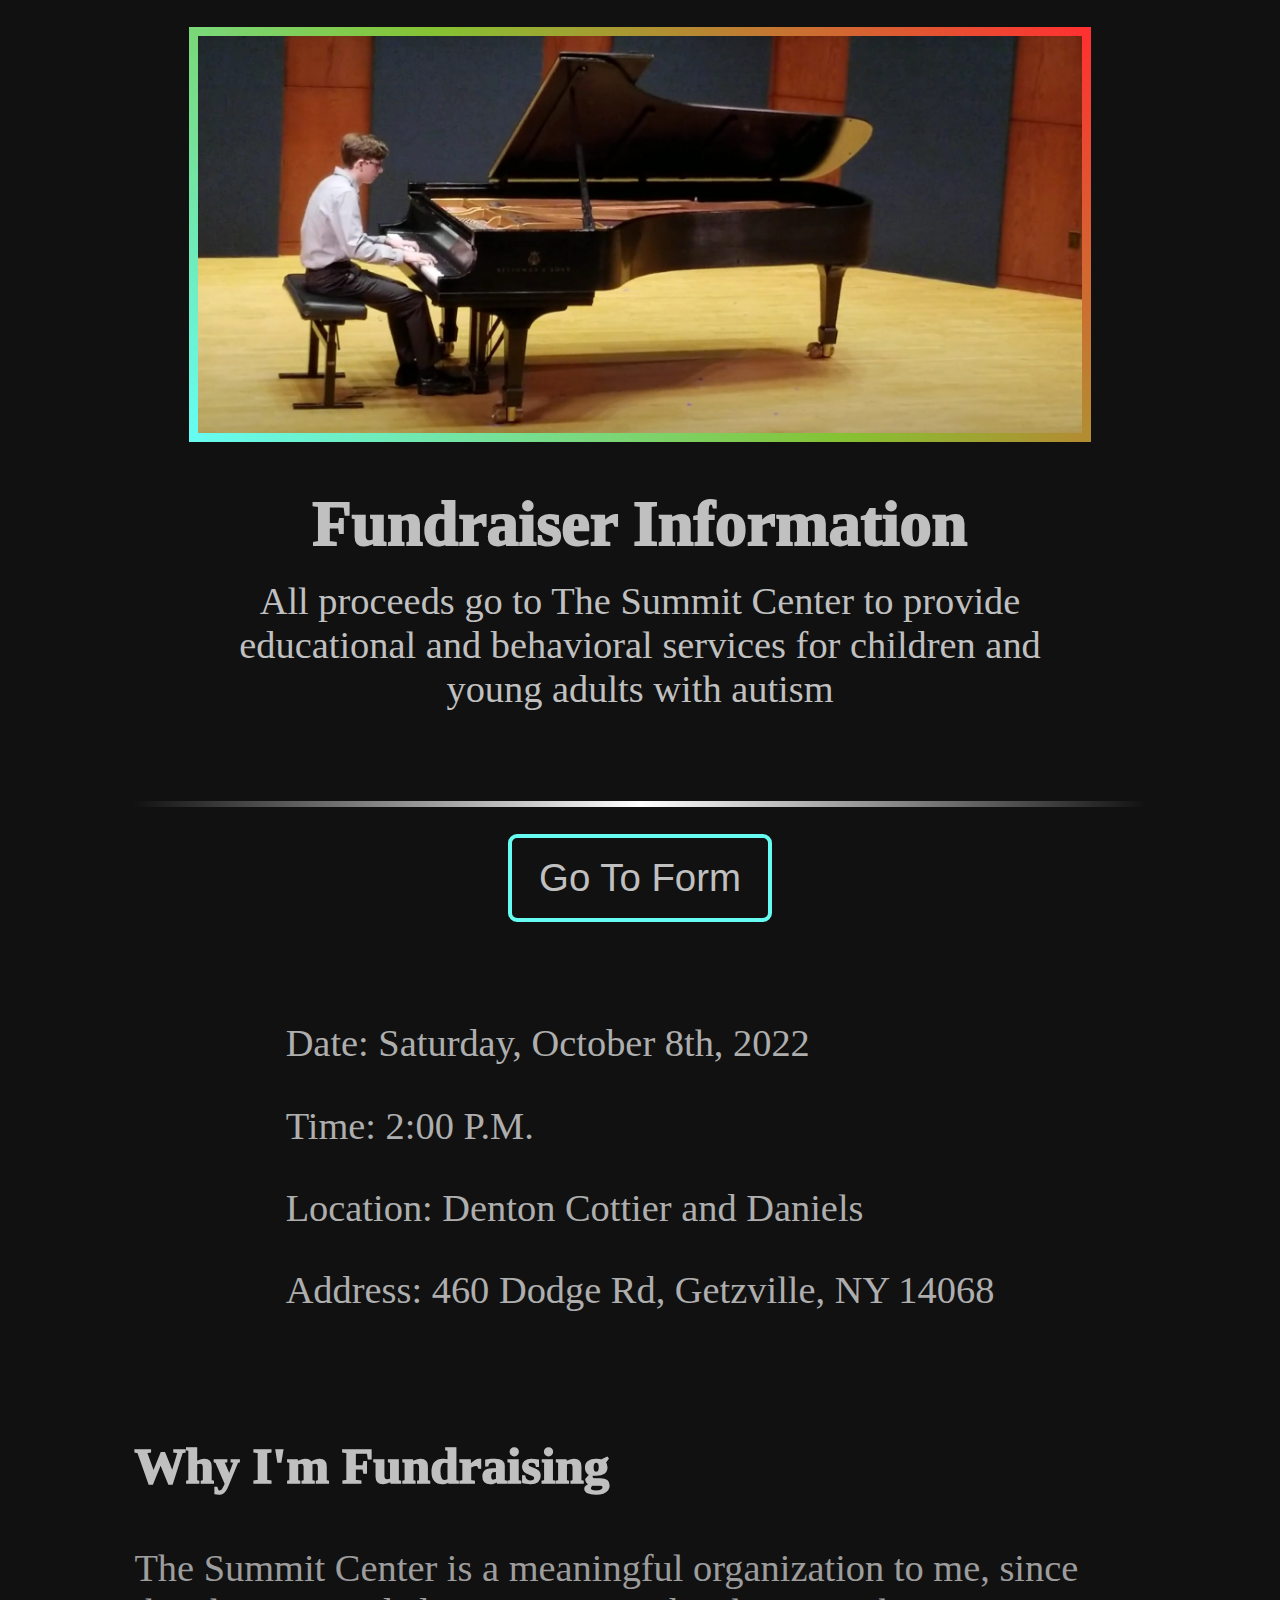
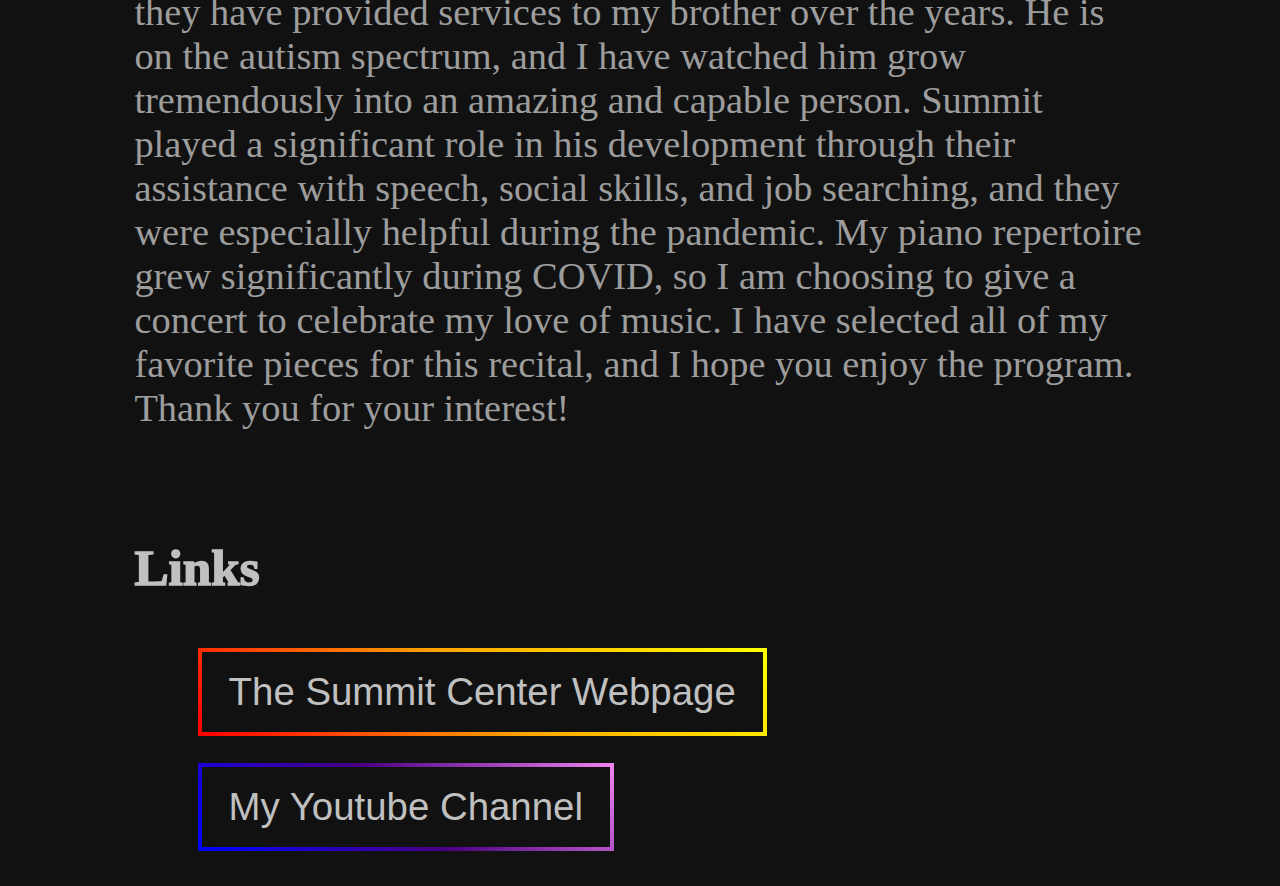
<file: index.html>
<!DOCTYPE html>
<html lang="en">
<head>
    <meta charset="UTF-8">
    <meta http-equiv="X-UA-Compatible" content="IE=edge">
    <meta name="viewport" content="width=device-width, initial-scale=1.0">
    <title>About</title>
    <link rel="stylesheet" href="styles.css">
</head>
<body>
    <div class="about_info">
        <img class="playing_image" src="https://willdeinzer.github.io/fundraiser/images/PianoPlay.jpg">
        <h1 class="heading">Fundraiser Information</h1>
        <h2 class="benefit">All proceeds go to The Summit Center to provide educational and behavioral services for children and young adults with autism</h2>
        <div class="return">
            <button class="goBack" onclick="location.href='https://willdeinzer.github.io/fundraiser/donatePage/index.html';">Go To Form</button>
        </div>
        <ul class="info">
            <p class="date">Date: Saturday, October 8th, 2022</p>
            <p class="time">Time: 2:00 P.M.</p>
            <p class="location">Location: Denton Cottier and Daniels</p>
            <p class="address">Address: 460 Dodge Rd, Getzville, NY 14068</p>
        </ul>
        <div class="reason_container">
            <p class="reason_heading">Why I'm Fundraising</p>
            <p class="reason">The Summit Center is a meaningful organization to me, since they have provided 
            services to my brother over the years. He is on the autism spectrum, and I have watched him grow tremendously
            into an amazing and capable person. Summit played a significant role in his development through 
            their assistance with speech, social skills, and job searching, 
            and they were especially helpful during the pandemic. My piano repertoire grew
            significantly during COVID, so I am choosing to give a concert to celebrate my love of 
            music. I have selected all of my favorite pieces for this recital, and I hope you enjoy the program.
            Thank you for your interest!
            </p>
        </div>

        <div class="links">
            <p class="link_heading">Links</p>
            <button class="summitWeb" onclick="location.href='https://www.thesummitcenter.org/';">The Summit Center Webpage</a>
            <button class="yt" onclick="location.href='https://www.youtube.com/channel/UC75aTAPidtFR_QkBlZOJWrw';">My Youtube Channel</a>
        </div>
    </div>

</body>
</html>
</file>
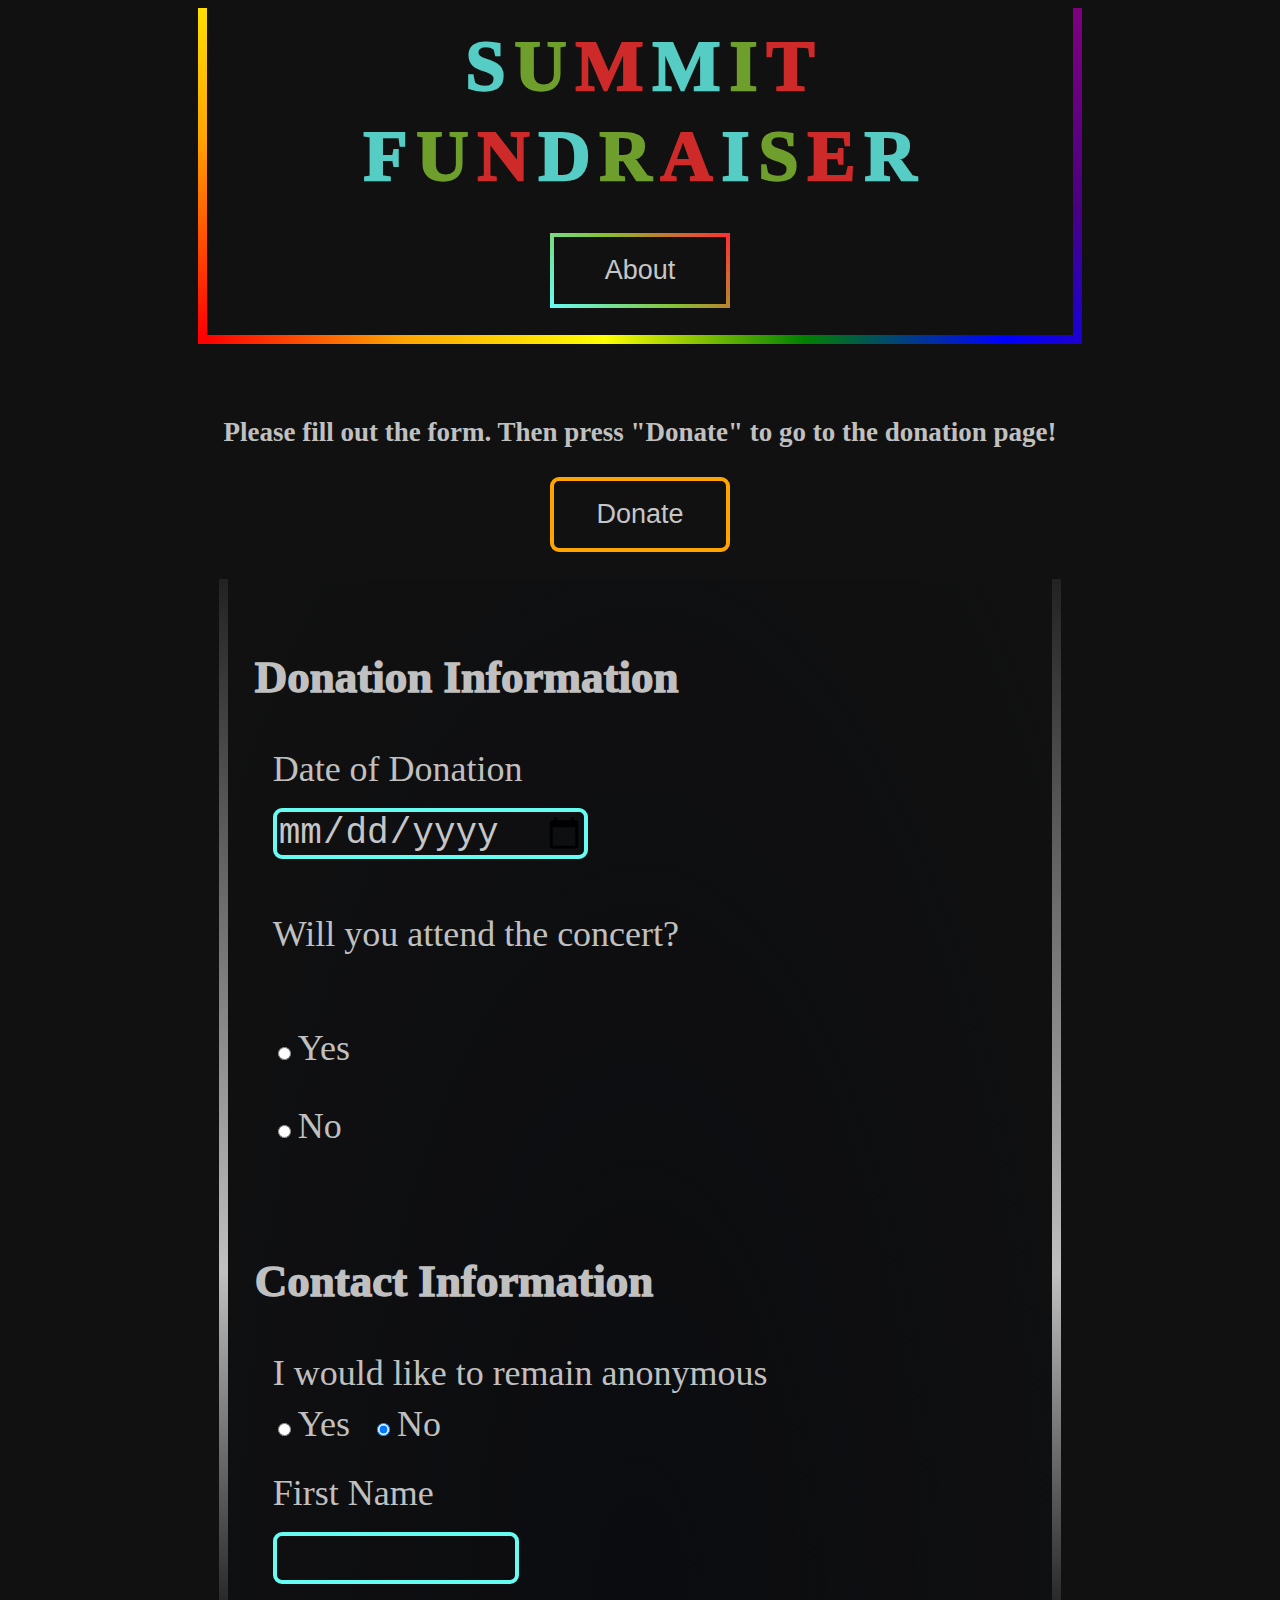
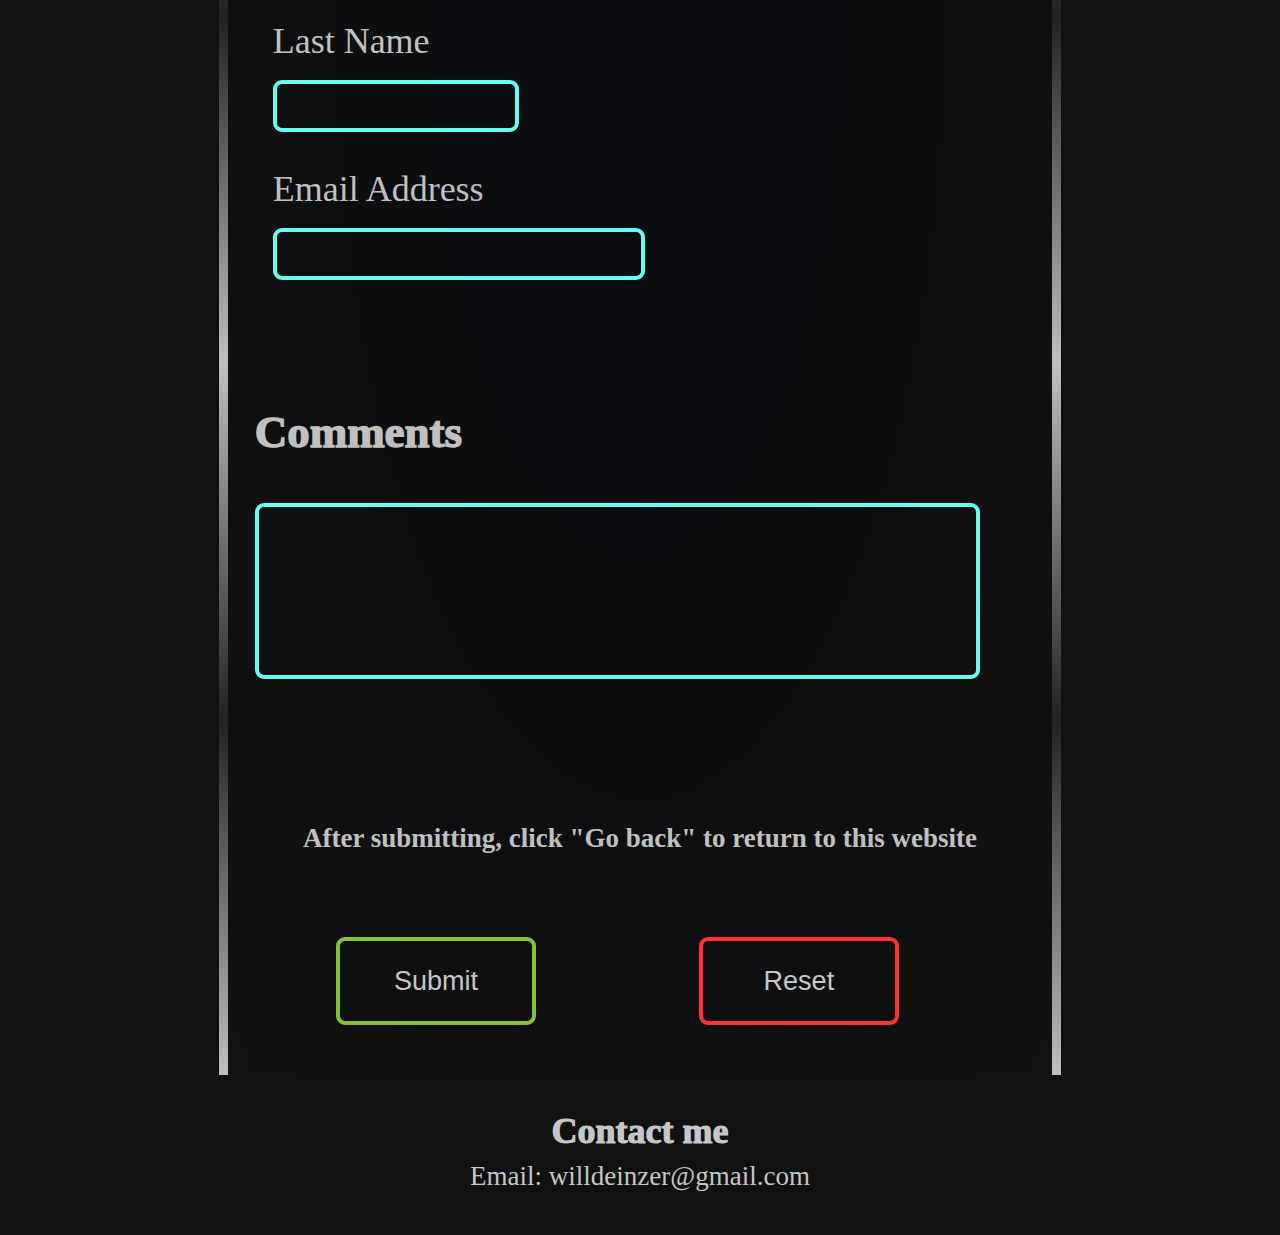
<file: donatePage/index.html>
<!DOCTYPE html>
<html lang="en">
<head>
    <meta charset="UTF-8">
    <meta http-equiv="X-UA-Compatible" content="IE=edge">
    <meta name="viewport" content="width=device-width, initial-scale=1.0">
    <title>Fundraiser</title>
    <link rel="stylesheet" href="styles.css">
</head>
<body>
    <div class="header">
        <div class="title_container">
            <h1 class="S">S</h1>
            <h1 class="U">U</h1>
            <h1 class="M1">M</h1>
            <h1 class="M2">M</h1>
            <h1 class="I">I</h1>
            <h1 class="T">T</h1>
        </div>
        <div class="title_container2">
            <h1 class="F">F</h1>
            <h1 class="U2">U</h1>
            <h1 class="N">N</h1>
            <h1 class="D">D</h1>
            <h1 class="R">R</h1>
            <h1 class="A">A</h1>
            <h1 class="I2">I</h1>
            <h1 class="S2">S</h1>
            <h1 class="E">E</h1>
            <h1 class="R2">R</h1>
        </div>
        <button class="about" onclick="location.href='https://willdeinzer.github.io/fundraiser/index.html';">About</button>
    </div>
    <div class="donate_header">
        <p class="instruction">Please fill out the form. Then press "Donate" to go to the donation page!</p>
        <button class="thank" onclick="location.href='https://willdeinzer.github.io/fundraiser/submissionPage/index.html';">Donate</button>
    </div>
    <form action="https://formspree.io/f/mbjbleyn" method="post">
        <div class="contactInfo">
            <p class="contactHeading">Contact Information</p>
            <div class="anonymous">
                <p class=anonymousText>I would like to remain anonymous</p>
                <div class="yesAnonGroup">
                    <input type="radio" id="yesAnon" class="yes_anon" name="anonymous_donation" value="Yes" required>
                    <label class="yesAnonLabel" for="yesAnon">Yes</label>
                </div>
                <div class="noAnonGroup">
                    <input type="radio" id="noAnon" class="no_anon" name="anonymous_donation" value="No" checked required>
                    <label class="noAnonLabel" for="noAnon">No</label>
                </div>
            </div>
            <div class="contactCon">
                <div class="firstNameGroup">
                    <label class="firstLabel" for="firstName">First Name</label>
                    <input type="text" name="first_name" class="inputField" id="firstName" required>
                </div>
                <div class="lastNameGroup">
                    <label class="lastLabel" for="lastName">Last Name</label>
                    <input type="text" name="last_name" class="inputField" id="lastName" required>
                </div>
                <div class="emailGroup">
                    <label class="emailLabel" for="emailA">Email Address</label>
                    <input type="email" name="email_address" class="inputField" id="emailA" required>
                </div>
            </div>
        </div>
        <div class="donationInfo">
            <p class="donationHeading">Donation Information</p>
            <div class="donationCon">
                <div class="dateGroup">
                    <label class="donationLabel" for="donationDate">Date of Donation</label>
                    <input type="date" id="donationDate" placeholder="00/00/0000" pattern="([0-9]{2}/[0-9]{2}/[0-9]{4})" required>
                </div>
                <div class="attendanceGroup">
                    <p class="attendance">Will you attend the concert?</p>
                    <div class="yesGroup">
                        <input type="radio" id="yes" name="attend" value="Yes" required>
                        <label class="yesLabel" for="yes">Yes</label>
                    </div>
                    <div class="noGroup">
                        <input type="radio" id="no" name="attend" value="No" required>
                        <label class="noLabel" for="no">No</label>
                    </div>
                </div>
            </div>
        </div>
        <div class="otherInfo">
            <p class="commentHeading">Comments</p>
            <div class="commentCon">
                <textarea class="comments" name="comments" rows="4" cols="60"></textarea>
            </div>
        </div>
        <div class="submit_instruction">
            <p class="submit_text">After submitting, click "Go back" to return to this website</p>
        </div>
        <div class="submission">
            <div class="button_link">
                <button class="submitB" type="submit">Submit</button>
            </div>
            <div class="reset_container">
                <button class="resetB"type="reset">Reset</button>
            </div>
        </div>
    </form>

    <div class="left-side-bar">

    </div>

    <div class="right-side-bar">

    </div>

    <div class="footer">
        <p class="contact">Contact me</p>
        <p class="myEmail">Email: willdeinzer@gmail.com</p>
    </div>
    <script src="script.js"></script>
</body>
</html>
</file>
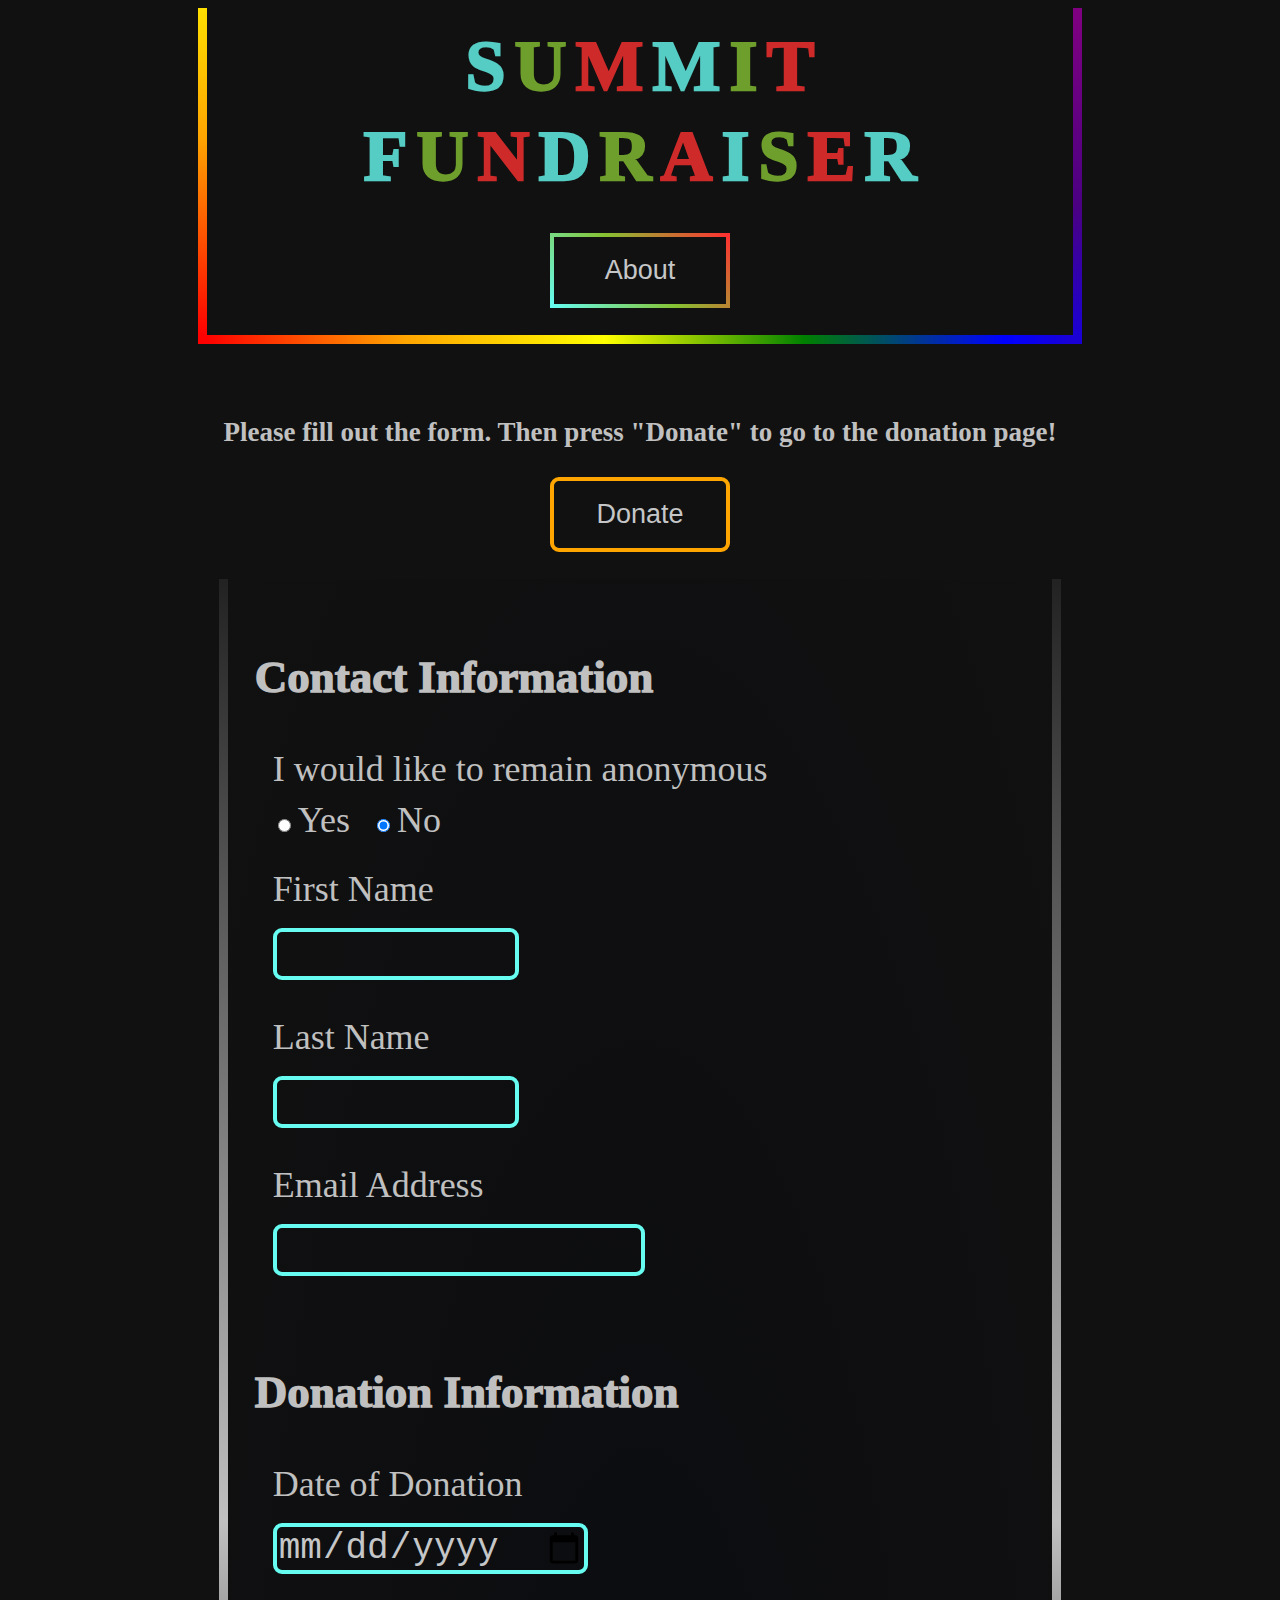
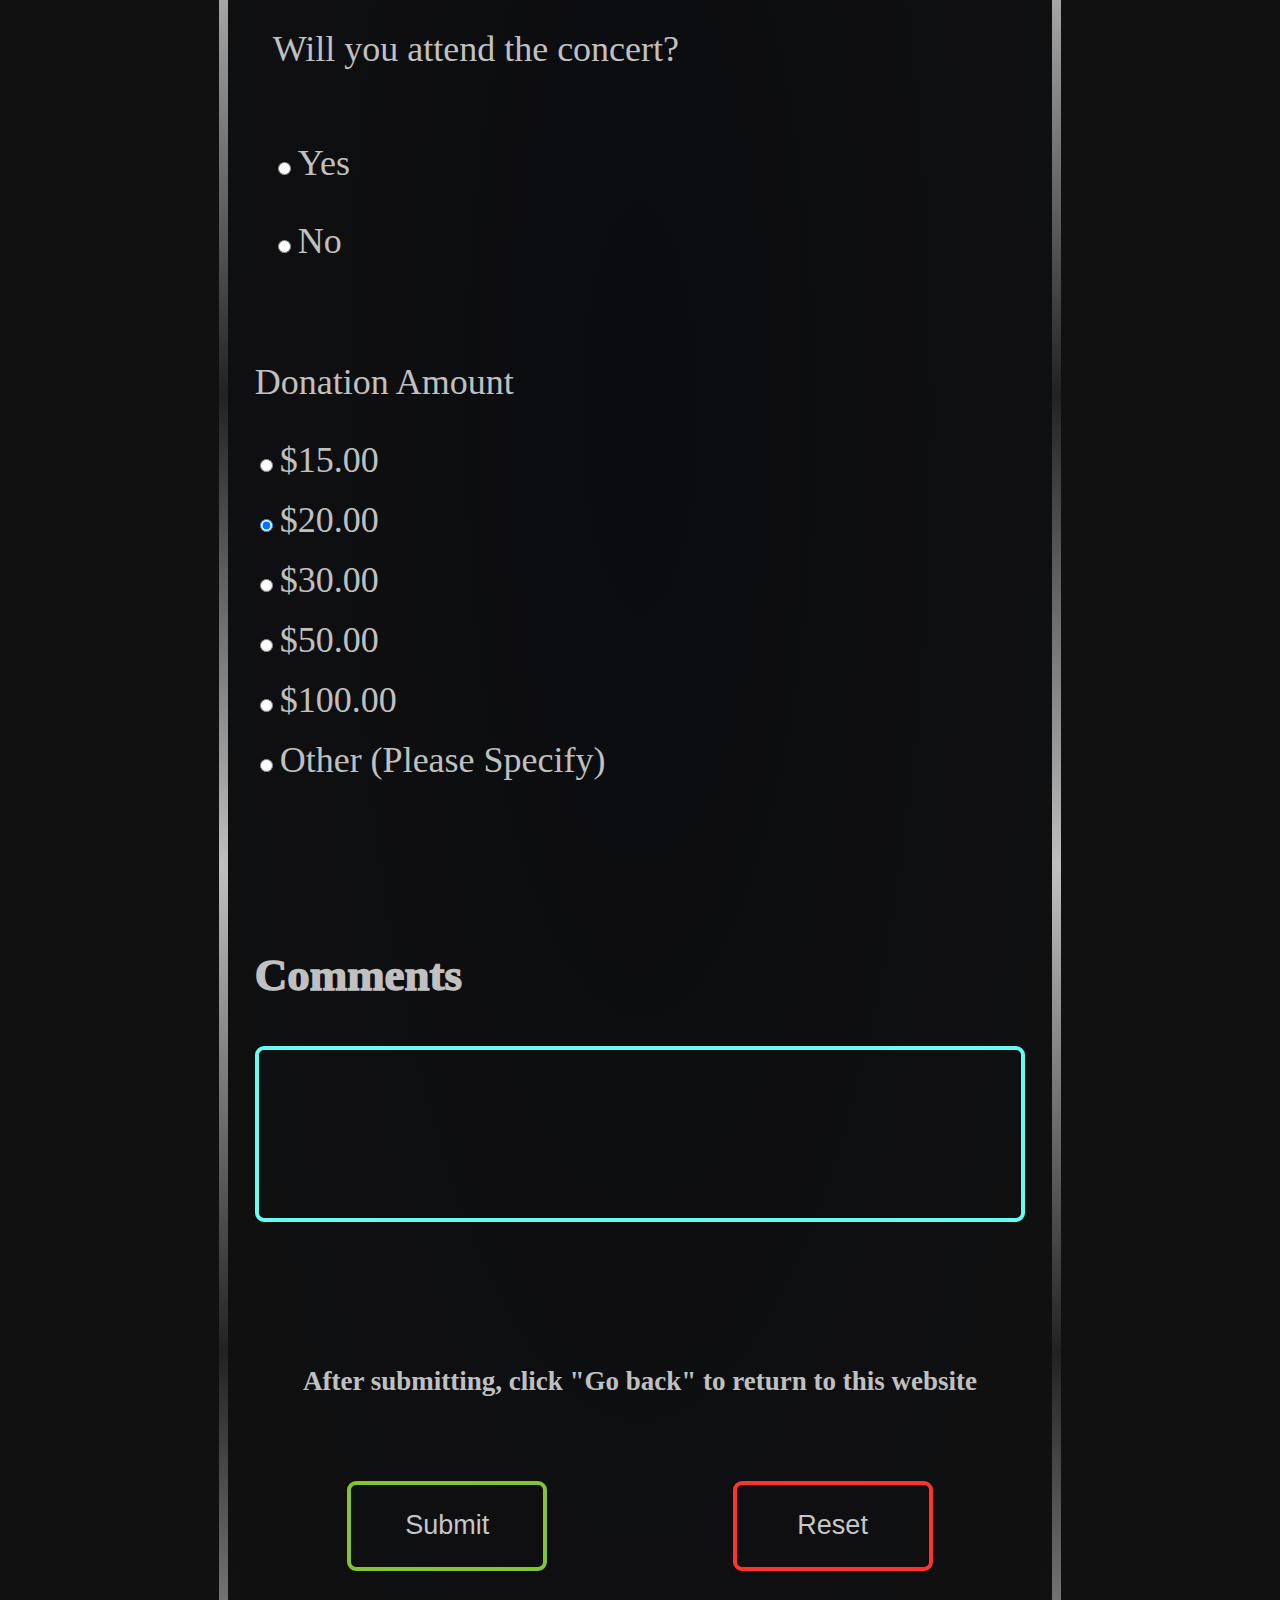
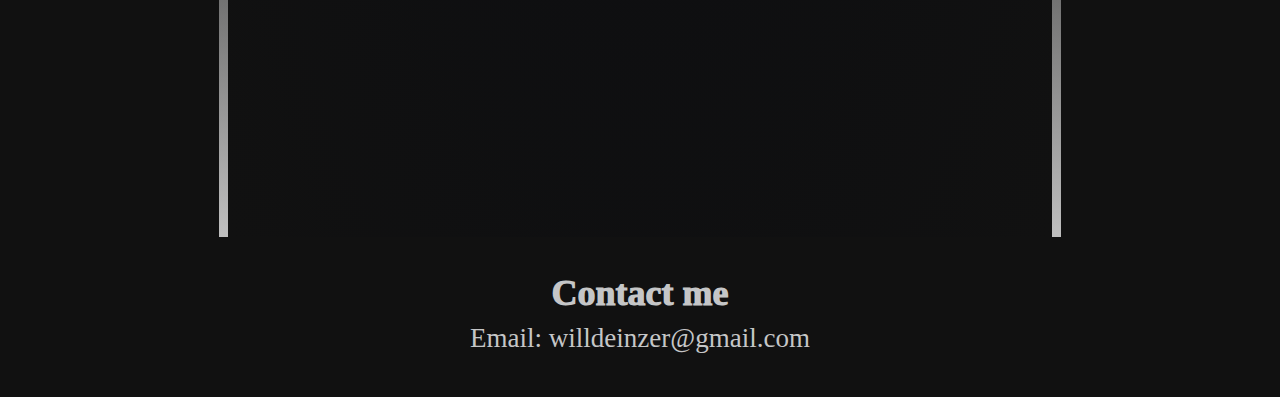
<file: mainPage/index.html>
<!DOCTYPE html>
<html lang="en">
<head>
    <meta charset="UTF-8">
    <meta http-equiv="X-UA-Compatible" content="IE=edge">
    <meta name="viewport" content="width=device-width, initial-scale=1.0">
    <title>Fundraiser</title>
    <link rel="stylesheet" href="styles.css">
</head>
<body>
    <div class="header">
        <div class="title_container">
            <h1 class="S">S</h1>
            <h1 class="U">U</h1>
            <h1 class="M1">M</h1>
            <h1 class="M2">M</h1>
            <h1 class="I">I</h1>
            <h1 class="T">T</h1>
        </div>
        <div class="title_container2">
            <h1 class="F">F</h1>
            <h1 class="U2">U</h1>
            <h1 class="N">N</h1>
            <h1 class="D">D</h1>
            <h1 class="R">R</h1>
            <h1 class="A">A</h1>
            <h1 class="I2">I</h1>
            <h1 class="S2">S</h1>
            <h1 class="E">E</h1>
            <h1 class="R2">R</h1>
        </div>
        <button class="about" onclick="location.href='../aboutPage/index.html';">About</button>
    </div>
    <div class="donate_header">
        <p class="instruction">Please fill out the form. Then press "Donate" to go to the donation page!</p>
        <button class="thank" onclick="location.href='../submissionPage/index.html';">Donate</button>
    </div>
    <form action="https://formspree.io/f/mbjbleyn" method="post">
        <div class="contactInfo">
            <p class="contactHeading">Contact Information</p>
            <div class="anonymous">
                <p class=anonymousText>I would like to remain anonymous</p>
                <div class="yesAnonGroup">
                    <input type="radio" id="yesAnon" class="yes_anon" name="anonymous_donation" value="Yes" required>
                    <label class="yesAnonLabel" for="yesAnon">Yes</label>
                </div>
                <div class="noAnonGroup">
                    <input type="radio" id="noAnon" class="no_anon" name="anonymous_donation" value="No" checked required>
                    <label class="noAnonLabel" for="noAnon">No</label>
                </div>
            </div>
            <div class="contactCon">
                <div class="firstNameGroup">
                    <label class="firstLabel" for="firstName">First Name</label>
                    <input type="text" name="first_name" class="inputField" id="firstName" required>
                </div>
                <div class="lastNameGroup">
                    <label class="lastLabel" for="lastName">Last Name</label>
                    <input type="text" name="last_name" class="inputField" id="lastName" required>
                </div>
                <div class="emailGroup">
                    <label class="emailLabel" for="emailA">Email Address</label>
                    <input type="email" name="email_address" class="inputField" id="emailA" required>
                </div>
            </div>
        </div>
        <div class="donationInfo">
            <p class="donationHeading">Donation Information</p>
            <div class="donationCon">
                <div class="dateGroup">
                    <label class="donationLabel" for="donationDate">Date of Donation</label>
                    <input type="date" id="donationDate" pattern="([0-9]{2}/[0-9]{2}/[0-9]{4})" required>
                </div>
                <div class="attendanceGroup">
                    <p class="attendance">Will you attend the concert?</p>
                    <div class="yesGroup">
                        <input type="radio" id="yes" name="attend" value="Yes" required>
                        <label class="yesLabel" for="yes">Yes</label>
                    </div>
                    <div class="noGroup">
                        <input type="radio" id="no" name="attend" value="No" required>
                        <label class="noLabel" for="no">No</label>
                    </div>
                </div>
            </div>
        </div>
        <div class="donationRow">
            <p class="amountHeading">Donation Amount</p>
            <div class="options">
                <div class="fifteenGroup">
                    <input type="radio" id="15" class="non_other" name="donation_amount" value="15" required>
                    <label class="fifteenLabel" for="15">$15.00</label>
                </div>
                <div class="twentyGroup">
                    <input type="radio" id="20" class="non_other" name="donation_amount" value="20" checked required>
                    <label class="twentyLabel" for="20">$20.00</label>
                </div>
                <div class="thirtyGroup">
                    <input type="radio" id="30" class="non_other" name="donation_amount" value="30" required>
                    <label class="thirtyLabel" for="30">$30.00</label>
                </div>
                <div class="fiftyGroup">
                    <input type="radio" id="50" class="non_other" name="donation_amount" value="50" required>
                    <label class="fiftyLabel" for="50">$50.00</label>
                </div>
                <div class="hundredGroup">
                    <input type="radio" id="100" class="non_other" name="donation_amount" value="100" required>
                    <label class="hundredLabel" for="100">$100.00</label>
                </div>
                <div class="otherGroup">
                    <input type="radio" id="other" name="donation_amount" value="other" required>
                    <label class="otherLabel" for="other">Other (Please Specify)</label>
                </div>
            </div>
        </div>
        <div class="otherInfo">
            <p class="commentHeading">Comments</p>
            <div class="commentCon">
                <textarea class="comments" name="comments" rows="4" cols="60"></textarea>
            </div>
        </div>
        <div class="submit_instruction">
            <p class="submit_text">After submitting, click "Go back" to return to this website</p>
        </div>
        <div class="submission">
            <div class="button_link">
                <button class="submitB" type="submit">Submit</button>
            </div>
            <div class="reset_container">
                <button class="resetB"type="reset">Reset</button>
            </div>
        </div>
    </form>

    <div class="left-side-bar">

    </div>

    <div class="right-side-bar">

    </div>

    <div class="footer">
        <p class="contact">Contact me</p>
        <p class="myEmail">Email: willdeinzer@gmail.com</p>
    </div>
    <script src="script.js"></script>
</body>
</html>
</file>
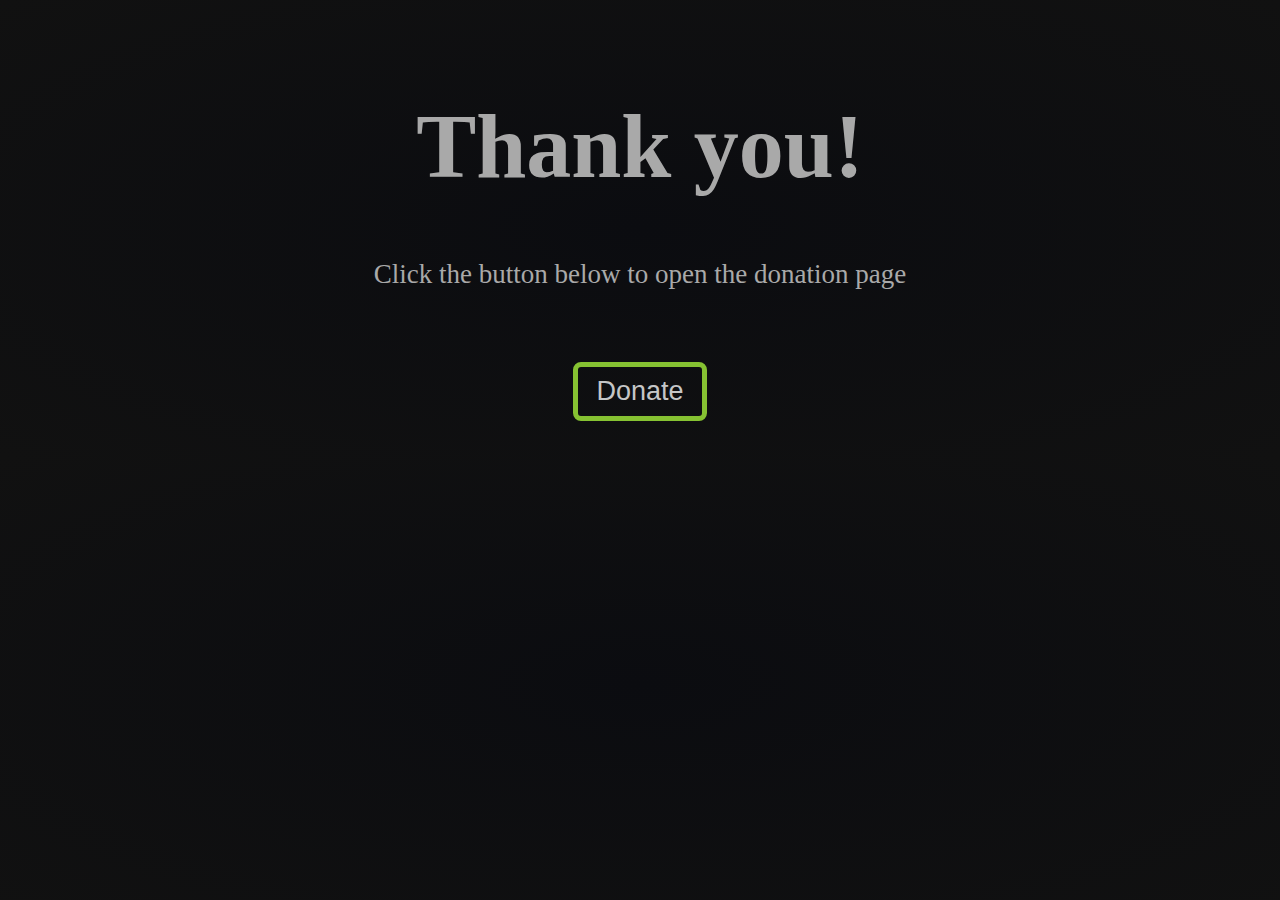
<file: submissionPage/index.html>
<!DOCTYPE html>
<html lang="en">
<head>
    <meta charset="UTF-8">
    <meta http-equiv="X-UA-Compatible" content="IE=edge">
    <meta name="viewport" content="width=device-width, initial-scale=1.0">
    <title>Donation</title>
    <link rel="stylesheet" href="styles.css">
</head>
<body>
    <h1 class="mainText">Thank you!</h1>
    <div class="subText">
        <p class="explanationText">Click the button below to open the donation page</p>
        <form action="https://www.gofundme.com/f/the-summit-center-fundraiser">
            <button type="submit" class="donateButton">Donate</button>
        </form>
    </div>
</body>
</html>
</file>
<file: styles.css>
body {
    background-color: #111111;
}

.about_info {
    margin-top: 3vmin;
    display: flex;
    flex-direction: column;
    align-items: center;
    justify-content: center;
    gap: 2vmin;
}

.playing_image {
    width: 70%;
    height: auto;
    border: solid 1vmin;
    border-image: linear-gradient(45deg, #66FCF1, #86C232, #FF3131) 1;
}

.heading {
    color: #C0C0C0;
    font-weight: 1000;
    font-size: 5vw;
    margin: 0;
    margin-top: 3vmin;
}

.benefit {
    color: #C0C0C0;
    font-weight: 500;
    font-size: 3vw;
    margin: 0;
    margin-left: 15%;
    margin-right: 15%;
    text-align: center;
}

ul {
    padding: 0;
}

.date, .time, .location, .address {
    color: #C0C0C0;
    opacity: 0.9;
    font-size: 3vw;
    font-weight: 500;
    list-style-type: circle;
    list-style: #C0C0C0;
}

.reason_container {
    margin-left: 10%;
    margin-right: 10%;
}

.reason_heading {
    color: #C0C0C0;
    font-size: 4vw;
    font-weight: 1000;
    opacity: 1.0;
    text-align: left;
}

.reason {
    color: #C0C0C0;
    opacity: 0.8;
    font-size: 3vw;
    font-weight: 500;
}

.links {
    width: 100%;
    margin-bottom: 3vmin;
}

.link_heading {
    display: block;
    color: #C0C0C0;
    font-size: 4vw;
    font-weight: 1000;
    opacity: 1.0;
    text-align: left;
    margin-left: 10%;
}

.summitWeb, .yt {
    display: block;
    color: #C0C0C0;
    font-size: 3vw;
    font-weight: 500;
    text-align: left;
    margin-left: 15%;
    border: solid 0.5vmin;
    margin-top: 3vmin;
    background: transparent;
    padding: 2vmin 3vmin 2vmin 3vmin;
}

.summitWeb {
    border-image: linear-gradient(45deg, red, orange, yellow) 1;
}

.yt {
    border-image: linear-gradient(45deg, blue, indigo, violet) 1;
}

.summitWeb:hover {
    border-image: none;
    border-color: white;
}

.yt:hover {
    border-image: none;
    border-color: white;
}

.return {
    margin-top: 8vmin;
    border: solid 0.75vmin;
    border-left: none;
    border-right: none;
    border-bottom: none;
    border-image: linear-gradient(to right, #111111, white, #111111) 1;
    display: flex;
    justify-content: center;
    align-items: center;
    width: 80%;
    margin-left: 10%;
    margin-right: 10%;
}

.goBack {
    display: block;
    color: #C0C0C0;
    font-size: 3vw;
    font-weight: 500;
    text-align: center;
    border: solid 0.5vmin;
    border-radius: 1vmin;
    border-color: #66FCF1;
    background: transparent;
    padding: 2vmin 3vmin 2vmin 3vmin;
    margin-top: 3vmin;
    margin-bottom: 3vmin;
}

.goBack:hover {
    border-color: white;
}
</file>
<file: donatePage/styles.css>
body {
    display: grid;
    grid-template-rows: 0.5fr 0.5fr 5.5fr 0.4fr;
    grid-template-columns: 1fr 4fr 1fr;
    background-color: #111111;
}

/* Heading Styles




*/

.header {
    display: flex;
    flex-direction: column;
    align-items: center;
    justify-content: space-around;
    grid-area: 1/1/2/4;
    background-color: #111111;
    margin-bottom: 5vmin;
    gap: 1vmin;
    margin-left: 15%;
    margin-right: 15%;
    border-style: solid;
    border-top: none;
    border-width: 1vmin;
    border-image: linear-gradient(45deg, red, orange, yellow, green, blue, indigo, purple) 1;
}

.title_container, .title_container2 {
    display: flex;
    gap: 1vmin;
    justify-content: center;
    align-items: center;
    height: 9vmin;
    margin-top: 2vmin;
}

.title_container2 {
    margin-top: 0;
}

.S, .U, .M1, .M2, .I, .T, .F, .U2, .N, .D, .R, .A, .I2, .S2, .E, .R2 {
    font: "overpass", sans-serif;
    font-size: 8vmin;
    font-weight: 1000;
    opacity: 0.8;
}

.S, .M2, .F, .D, .I2, .R2 {
    color: #66FCF1;
}

.U, .I, .U2, .R, .S2 {
    color: #86C232;
}

.M1, .T, .N, .A, .E {
    color: #FF3131;
}

.about {
    color: #C5C6C7;
    background-color: transparent;
    font-size: 3vmin;
    border: solid 0.5vmin;
    border-image: linear-gradient(45deg, #66FCF1, #86C232, #FF3131) 1;
    font-size: 3vmin;
    word-wrap: break-word;
    min-width: 80px;
    max-width: 220px;
    width: 20vmin;
    padding: 2vmin 3vmin 2vmin 3vmin;
    text-align: center;
    margin-top: 3vmin;
    margin-bottom: 3vmin;
}

.about:hover {
    border-image: none;
    border-color: white;
}

.donate_header {
    display: flex;
    flex-direction: column;
    justify-content: space-around;
    grid-area: 2/1/3/4;
    position: sticky;
    top: 0px;
    align-items: center;
    padding-bottom: 3vmin;
    background-color: #111111;
}

.instruction {
    text-align: center;
    font-size: 3vmin;
    font-weight: bold;
    font: "arvo", sans-serif;
    color: #C0C0C0;
}

.thank {
    color: #C5C6C7;
    background-color: transparent;
    font-size: 3vmin;
    border: solid 0.5vmin;
    border-color: orange;
    font-size: 3vmin;
    border-radius: 1vmin;
    word-wrap: break-word;
    min-width: 80px;
    max-width: 220px;
    width: 20vmin;
    padding: 2vmin 3vmin 2vmin 3vmin;
    text-align: center;
}

.thank:hover {
    border-color: white;
}



/* Form Styles



*/



form {
    background-image: radial-gradient(#0B0C10, #111111);
    grid-row: 3/4;
    grid-column: 2/3;
    display: grid;
    grid-auto-rows: min-content;
    grid-template-columns: repeat(2,1fr);
    color: #C0C0C0;
    font: "arvo", sans-serif;
    font-weight: bold;
    gap: 5vmin;
    padding: 3vmin;
    border: 1vmin solid;
    border-top: none;
    border-bottom: none;
    border-image: linear-gradient(to bottom, #222222, #C0C0C0 33%, #222222, #C0C0C0 66%, #222222, #C0C0C0 100%) 1;
}


.firstLabel, .lastLabel, .emailLabel, .donationLabel, .attendance, .amountHeading,
.yesLabel, .noLabel, .anonymousText, .yesAnonLabel, .noAnonLabel {
    font-size: 4vmin;
    font-weight: 500;
}
/*Contact Info*/

.contactHeading {
    flex: none;
    font-size: 5vmin;
    font-weight: 1000;
}

.contactInfo {
    grid-row: 2/3;
    grid-column: 1/3;
}

.contactCon {
    display: flex;
    flex-direction: column;
    gap: 4vmin;
}

.inputField {
    display: block;
    color: #C5C6C7;
    border: solid 0.5vmin;
    border-radius: 1vmin;
    border-color: #66FCF1;
    font-size: 4vmin;
    background-color: transparent;
    width: 26vmin;
    margin-top: 2vmin;
}

#emailA {
    width: 40vmin;
}

.yesAnonGroup, .noAnonGroup, .firstNameGroup, .lastNameGroup, .emailGroup {
    margin-left: 2vmin;
}

.firstNameGroup {
    margin-top: 3vmin;
}

.yesAnonGroup, .noAnonGroup {
    display: inline-block;
}

.anonymousText {
    margin-left: 2vmin;
    margin-bottom: 1vmin;
}

/*Donation Info*/

.donationHeading {
    flex: none;
    font-size: 5vmin;
    font-weight: 1000;
}

.donationInfo {
    grid-row: 1/2;
    grid-column: 1/3;
}

.dateGroup {
    margin-left: 2vmin;
}

#donationDate {
    display: block;
    color: #C5C6C7;
    border: solid 0.5vmin;
    border-radius: 1vmin;
    border-color: #66FCF1;
    font-size: 4vmin;
    background-color: transparent;
    margin-top: 2vmin;

}

.donationLabel {
    font-size: 4vmin;
    font-weight: 500;
}

.yesGroup, .noGroup, .attendance {
    text-align: left;
    padding: 2vmin;
}



/*Comments*/

.otherInfo {
    grid-row: 3/4;
    grid-column: 1/3;
    margin-top: 4vmin;
    margin-bottom: 8vmin;
}

.commentHeading {
    font-size: 5vmin;
    font-weight: 1000;
}

.commentCon {
    display: flex;
    justify-content: center;
}

.comments {
    background-color: transparent;
    resize: none;
    display: block;
    color: #C5C6C7;
    border: solid 0.5vmin;
    border-radius: 1vmin;
    border-color: #66FCF1;
    font-size: 4vmin;
}

/* Submit+Reset*/
    
.submission {
    grid-row: 5/6;
    grid-column: 1/3;
    display: flex;
    justify-content: space-around;
    margin-bottom: 3vmin;
}

.button_link {
    display: flex;
    width: 30%;
    height: 140%;
    text-decoration: none;
    padding: 1.5% 4% 1.5% 4%;
    min-width: 60px;
    max-width: 200px;
}

.reset_container {
    display: flex;
    width: 30%;
    height: 140%;
    padding: 1.5% 4% 1.5% 4%;
    min-width: 60px;
    max-width: 200px;
}

.submitB,
.resetB {
    color: #C5C6C7;
    background-color: transparent;
    font-size: 3vmin;
    width: 30%;
    height: 140%;
    border: solid 0.5vmin;
    border-color: #FF3131;
    font-size: 3vmin;
    width: auto;
    border-radius: 1vmin;
    word-wrap: break-word;
    min-width: 60px;
    max-width: 200px;
}

.submitB {
    border-color: #86C232;
    width: 100%;
    height: 100%;
}

.submitB:hover {
    border-color: white;
}

.resetB {
    border-color: #FF3131;
    width: 100%;
    height: 100%;
}

.resetB:hover {
    border-color: white;
}

.submit_instruction {
    display: flex;
    justify-content: center;
    align-items: center;
    grid-row: 4/5;
    grid-column: 1/4;
}

.submit_text {
    display: block;
    text-align: center;
    font-size: 3vmin;
    font-weight: bold;
    font: "arvo", sans-serif;
    color: #C0C0C0;
}

/* Button Link */

/* Side Bar Styles



*/

/* Left */

.left-side-bar {
    display: grid;
    grid-area: 2/1/3/2;
    background-color: #111111;
}

/* Right */

.right-side-bar {
    display: grid;
    grid-area: 2/3/3/4;
    background-color: #111111;
}

/* Footer Styles



*/

.footer {
    display: flex;
    flex-direction: column;
    align-items: center;
    justify-content: center;
    grid-area: 4/1/5/4;
    background-color: #111111;
    margin-bottom: 2vmin;
    gap: 1vmin;
    margin-top: 2vmin;
}

.contact {
    color: #C5C6C7;
    font-size: 4vmin;
    font-weight: 1000;
    padding: 0;
    margin: 0;
}

.myEmail {
    color: #C5C6C7;
    font-size: 3vmin;
    font-weight: 500;
    padding: 0;
    margin: 0;
}
</file>
<file: mainPage/styles.css>
body {
    display: grid;
    grid-template-rows: 0.5fr 0.5fr 7.5fr 0.4fr;
    grid-template-columns: 1fr 4fr 1fr;
    background-color: #111111;
}

/* Heading Styles




*/

.header {
    display: flex;
    flex-direction: column;
    align-items: center;
    justify-content: space-around;
    grid-area: 1/1/2/4;
    background-color: #111111;
    margin-bottom: 5vmin;
    gap: 1vmin;
    margin-left: 15%;
    margin-right: 15%;
    border-style: solid;
    border-top: none;
    border-width: 1vmin;
    border-image: linear-gradient(45deg, red, orange, yellow, green, blue, indigo, purple) 1;
}

.title_container, .title_container2 {
    display: flex;
    gap: 1vmin;
    justify-content: center;
    align-items: center;
    height: 9vmin;
    margin-top: 2vmin;
}

.title_container2 {
    margin-top: 0;
}

.S, .U, .M1, .M2, .I, .T, .F, .U2, .N, .D, .R, .A, .I2, .S2, .E, .R2 {
    font: "overpass", sans-serif;
    font-size: 8vmin;
    font-weight: 1000;
    opacity: 0.8;
}

.S, .M2, .F, .D, .I2, .R2 {
    color: #66FCF1;
}

.U, .I, .U2, .R, .S2 {
    color: #86C232;
}

.M1, .T, .N, .A, .E {
    color: #FF3131;
}

.about {
    color: #C5C6C7;
    background-color: transparent;
    font-size: 3vmin;
    border: solid 0.5vmin;
    border-image: linear-gradient(45deg, #66FCF1, #86C232, #FF3131) 1;
    font-size: 3vmin;
    word-wrap: break-word;
    min-width: 80px;
    max-width: 220px;
    width: 20vmin;
    padding: 2vmin 3vmin 2vmin 3vmin;
    text-align: center;
    margin-top: 3vmin;
    margin-bottom: 3vmin;
}

.about:hover {
    border-image: none;
    border-color: white;
}

.donate_header {
    display: flex;
    flex-direction: column;
    justify-content: space-around;
    grid-area: 2/1/3/4;
    position: sticky;
    top: 0px;
    align-items: center;
    padding-bottom: 3vmin;
    background-color: #111111;
}

.instruction {
    text-align: center;
    font-size: 3vmin;
    font-weight: bold;
    font: "arvo", sans-serif;
    color: #C0C0C0;
}

.thank {
    color: #C5C6C7;
    background-color: transparent;
    font-size: 3vmin;
    border: solid 0.5vmin;
    border-color: orange;
    font-size: 3vmin;
    border-radius: 1vmin;
    word-wrap: break-word;
    min-width: 80px;
    max-width: 220px;
    width: 20vmin;
    padding: 2vmin 3vmin 2vmin 3vmin;
    text-align: center;
}

.thank:hover {
    border-color: white;
}



/* Form Styles



*/



form {
    background-image: radial-gradient(#0B0C10, #111111);
    grid-row: 3/4;
    grid-column: 2/3;
    display: grid;
    grid-auto-rows: min-content;
    grid-template-columns: repeat(2,1fr);
    color: #C0C0C0;
    font: "arvo", sans-serif;
    font-weight: bold;
    gap: 5vmin;
    padding: 3vmin;
    border: 1vmin solid;
    border-top: none;
    border-bottom: none;
    border-image: linear-gradient(to bottom, #222222, #C0C0C0 33%, #222222, #C0C0C0 66%, #222222, #C0C0C0 100%) 1;
}


.firstLabel, .lastLabel, .emailLabel, .donationLabel, .attendance, .amountHeading,
.yesLabel, .noLabel, .fifteenLabel, .twentyLabel, .thirtyLabel, .fiftyLabel,
.hundredLabel, .otherLabel, .anonymousText, .yesAnonLabel, .noAnonLabel {
    font-size: 4vmin;
    font-weight: 500;
}

.fifteenGroup, .twentyGroup, .thirtyGroup, .fiftyGroup, .hundredGroup, .otherGroup {
    display: block;
    padding: 0;
}

/*Contact Info*/

.contactHeading {
    flex: none;
    font-size: 5vmin;
    font-weight: 1000;
}

.contactInfo {
    grid-row: 1/2;
    grid-column: 1/3;
}

.contactCon {
    display: flex;
    flex-direction: column;
    gap: 4vmin;
}

.inputField {
    display: block;
    color: #C5C6C7;
    border: solid 0.5vmin;
    border-radius: 1vmin;
    border-color: #66FCF1;
    font-size: 4vmin;
    background-color: transparent;
    width: 26vmin;
    margin-top: 2vmin;
}

#emailA {
    width: 40vmin;
}

.yesAnonGroup, .noAnonGroup, .firstNameGroup, .lastNameGroup, .emailGroup {
    margin-left: 2vmin;
}

.firstNameGroup {
    margin-top: 3vmin;
}

.yesAnonGroup, .noAnonGroup {
    display: inline-block;
}

.anonymousText {
    margin-left: 2vmin;
    margin-bottom: 1vmin;
}

/*Donation Info*/

.donationHeading {
    flex: none;
    font-size: 5vmin;
    font-weight: 1000;
}

.donationInfo {
    grid-row: 2/3;
    grid-column: 1/3;
}

.dateGroup {
    margin-left: 2vmin;
}

#donationDate {
    display: block;
    color: #C5C6C7;
    border: solid 0.5vmin;
    border-radius: 1vmin;
    border-color: #66FCF1;
    font-size: 4vmin;
    background-color: transparent;
    margin-top: 2vmin;

}

.donationLabel {
    font-size: 4vmin;
    font-weight: 500;
}

.yesGroup, .noGroup, .attendance {
    text-align: left;
    padding: 2vmin;
}

/*Donation Amount*/

.donationRow {
    grid-row: 3/4;
    grid-column: 1/3;
}

.options {
    display: grid;
    grid-template-columns: repeat(2,1fr);
    grid-template-rows: 1fr 1fr 1fr 1fr 1fr 2fr;
    row-gap: 2vmin;
}

.fifteenGroup {
    grid-area: 1/1/2/2;
}

.twentyGroup {
    grid-area: 2/1/3/2;
}

.thirtyGroup {
    grid-area: 3/1/4/2;
}

.fiftyGroup {
    grid-area: 4/1/5/2;
}

.hundredGroup {
    grid-area: 5/1/6/2;
}

.otherGroup {
    grid-area: 6/1/7/2;
}
/*Comments*/

.otherInfo {
    grid-row: 4/5;
    grid-column: 1/3;
    margin-top: 4vmin;
    margin-bottom: 8vmin;
}

.commentHeading {
    font-size: 5vmin;
    font-weight: 1000;
}

.commentCon {
    display: flex;
    justify-content: center;
}

.comments {
    background-color: transparent;
    resize: none;
    display: block;
    color: #C5C6C7;
    border: solid 0.5vmin;
    border-radius: 1vmin;
    border-color: #66FCF1;
    font-size: 4vmin;
}

/* Submit+Reset*/

.submission {
    grid-row: 6/7;
    grid-column: 1/3;
    display: flex;
    justify-content: space-around;
    margin-bottom: 3vmin;
}

.button_link {
    display: flex;
    width: 30%;
    height: 140%;
    text-decoration: none;
    padding: 1.5% 4% 1.5% 4%;
    min-width: 60px;
    max-width: 200px;
}

.reset_container {
    display: flex;
    width: 30%;
    height: 140%;
    padding: 1.5% 4% 1.5% 4%;
    min-width: 60px;
    max-width: 200px;
}

.submitB,
.resetB {
    color: #C5C6C7;
    background-color: transparent;
    font-size: 3vmin;
    width: 30%;
    height: 140%;
    border: solid 0.5vmin;
    border-color: #FF3131;
    font-size: 3vmin;
    width: auto;
    border-radius: 1vmin;
    word-wrap: break-word;
    min-width: 60px;
    max-width: 200px;
}

.submitB {
    border-color: #86C232;
    width: 100%;
    height: 100%;
}

.submitB:hover {
    border-color: white;
}

.resetB {
    border-color: #FF3131;
    width: 100%;
    height: 100%;
}

.resetB:hover {
    border-color: white;
}

.submit_instruction {
    display: flex;
    justify-content: center;
    align-items: center;
    grid-row: 5/6;
    grid-column: 1/3;
}

.submit_text {
    display: block;
    text-align: center;
    font-size: 3vmin;
    font-weight: bold;
    font: "arvo", sans-serif;
    color: #C0C0C0;
}

/* Button Link */

/* Side Bar Styles



*/

/* Left */

.left-side-bar {
    display: grid;
    grid-area: 2/1/3/2;
    background-color: #111111;
}

/* Right */

.right-side-bar {
    display: grid;
    grid-area: 2/3/3/4;
    background-color: #111111;
}

/* Footer Styles



*/

.footer {
    display: flex;
    flex-direction: column;
    align-items: center;
    justify-content: center;
    grid-area: 4/1/5/4;
    background-color: #111111;
    margin-bottom: 2vmin;
    gap: 1vmin;
    margin-top: 2vmin;
}

.contact {
    color: #C5C6C7;
    font-size: 4vmin;
    font-weight: 1000;
    padding: 0;
    margin: 0;
}

.myEmail {
    color: #C5C6C7;
    font-size: 3vmin;
    font-weight: 500;
    padding: 0;
    margin: 0;
}
</file>
<file: submissionPage/styles.css>
body {
    background-image: radial-gradient(#0B0C10, #111111);
    color: #A9A9A9;
    font: "arvo", sans-serif;
    font-weight: 1000;
    gap: 5vmin;
    padding: 3vmin;
    font-size: 5vmin;
    text-align: center;
}

.explanationText {
    font-size: 3vmin;
    font-weight: 500;
    text-align: center;
}

.donateButton {
    margin-top: 5vmin;
    padding: 1vmin 2vmin 1vmin 2vmin;
    border: solid 5px;
    color: #C5C6C7;
    background-color: transparent;
    font-size: 3vmin;
    border-radius: 8px;
    border-color: #86C232;
    text-align: center;
}

.donateButton:hover {
    border-color: white;
}
</file>
